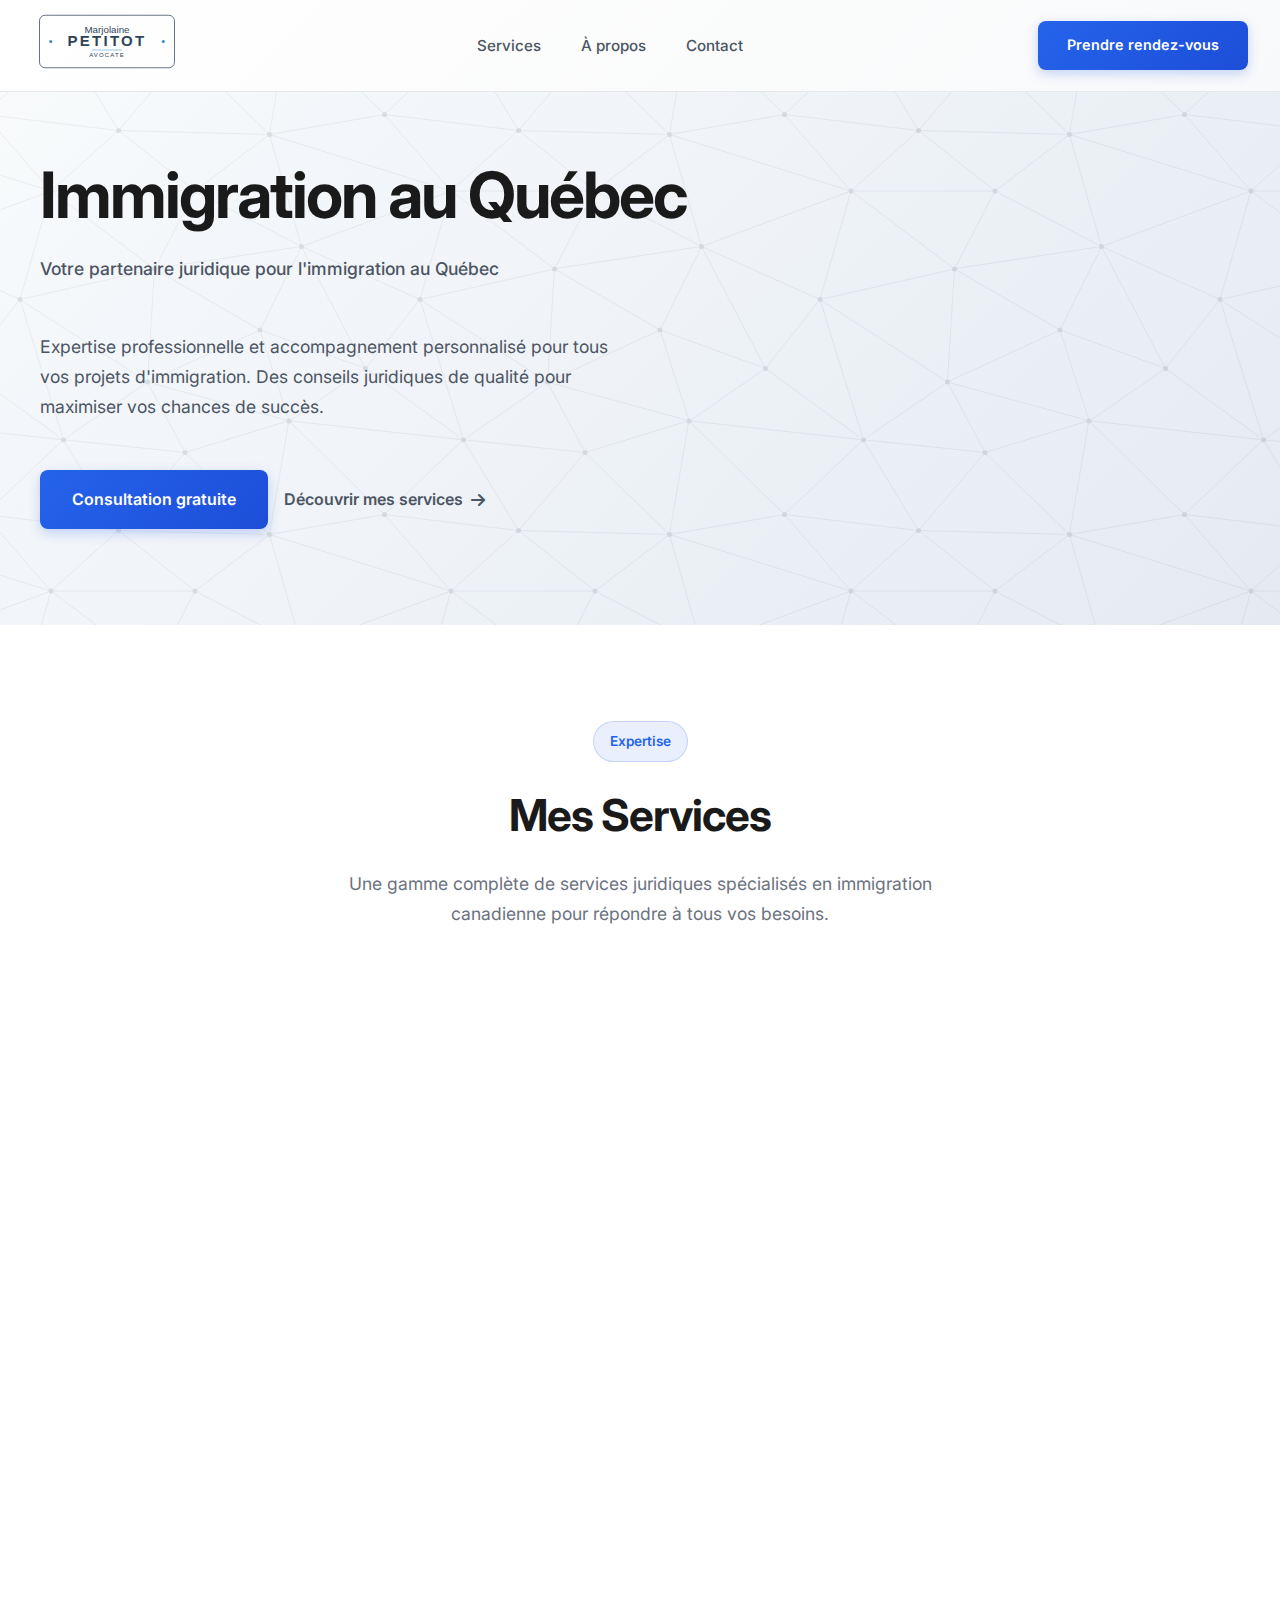
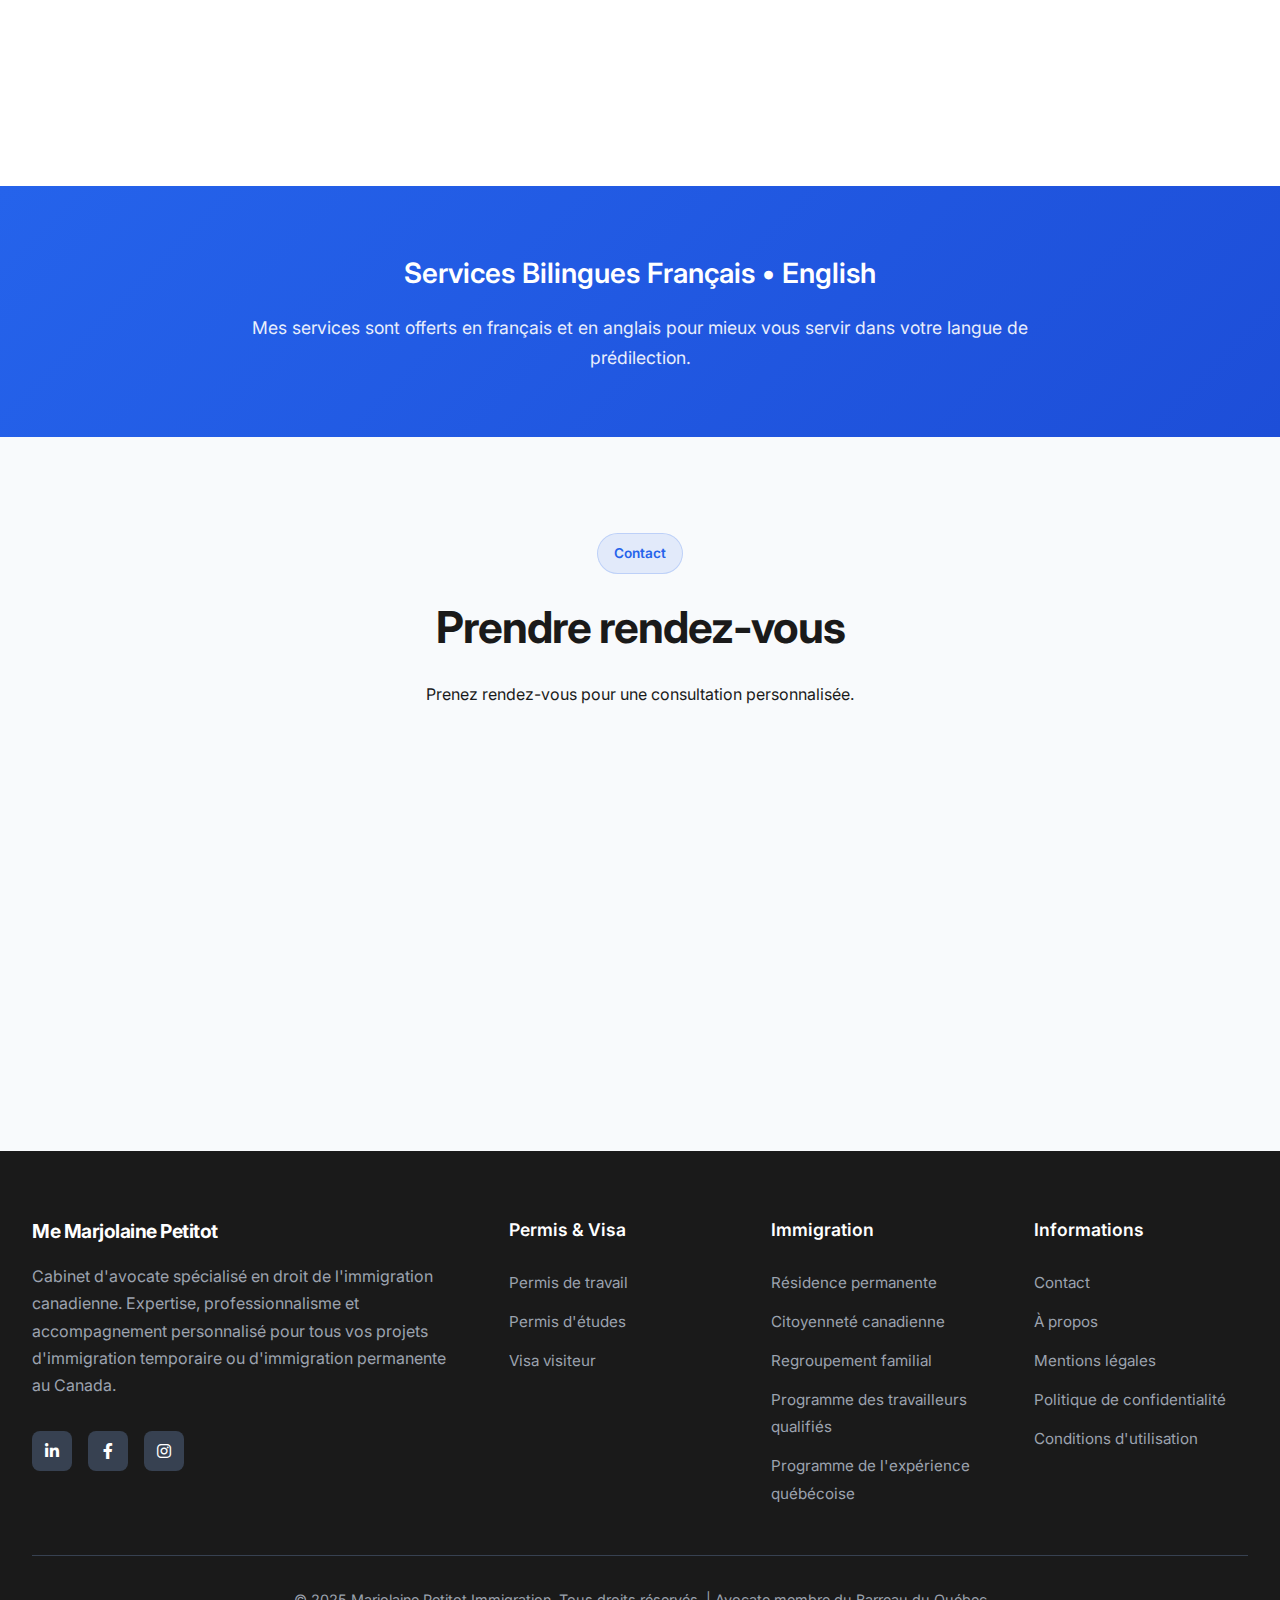
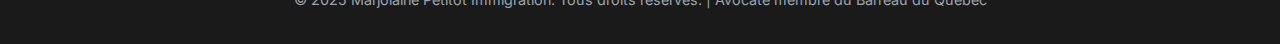
<file: index.html>
<!DOCTYPE html>
<html lang="fr">
<head>
    <meta charset="UTF-8">
    <meta name="viewport" content="width=device-width, initial-scale=1.0">
    <title>Marjolaine Petitot - Avocate en Droit de l'Immigration</title>
    <link href="https://cdnjs.cloudflare.com/ajax/libs/font-awesome/6.0.0/css/all.min.css" rel="stylesheet">
    <link href="https://fonts.googleapis.com/css2?family=Inter:wght@300;400;500;600;700&display=swap" rel="stylesheet">
    
    <link rel="icon" type="image/svg+xml" href="favicon-marjolaine-petitot.svg">
    <link rel="alternate icon" href="favicon-marjolaine-petitot.svg">
    <link rel="apple-touch-icon" href="favicon-marjolaine-petitot.svg">
    <link href="style.css" rel="stylesheet">
</head>
<body>
    <header class="header" id="header">
        <nav class="nav-container">
            <div class="logo-container">
                <a href="/"><img src="./logo-marjolaine-petitot.svg" alt="Me Petitot Avocate en droit de l'immigration" class="logo" /></a>
            </div>
            <ul class="nav-menu" id="navMenu">
                <li><a href="#services">Services</a></li>
                <li><a href="#about">À propos</a></li>
                <li><a href="#contact">Contact</a></li>
            </ul>
            <a href="#contact" class="cta-button">Prendre rendez-vous</a>
            <div class="mobile-toggle" id="mobileToggle">
                <span></span>
                <span></span>
                <span></span>
            </div>
        </nav>
    </header>

    <section class="hero" id="home">
        <div class="hero-content">
            <h1>Immigration au Québec</h1>
            <p class="hero-subtitle">Votre partenaire juridique pour l'immigration au Québec</p>
            <p>Expertise professionnelle et accompagnement personnalisé pour tous vos projets d'immigration. Des conseils juridiques de qualité pour maximiser vos chances de succès.</p>
            <div class="hero-actions">
                <a href="#contact" class="hero-cta-primary">Consultation gratuite</a>
                <a href="#services" class="hero-cta-secondary">
                    Découvrir mes services
                    <i class="fas fa-arrow-right"></i>
                </a>
            </div>
        </div>
    </section>

    <section class="services" id="services">
        <div class="services-container">
            <div class="section-header">
                <span class="section-badge">Expertise</span>
                <h2>Mes Services</h2>
                <p class="section-description">Une gamme complète de services juridiques spécialisés en immigration canadienne pour répondre à tous vos besoins.</p>
            </div>
            <div class="services-grid">
                <div class="service-card scroll-fade-in">
                    <div class="service-icon">
                        <i class="fas fa-balance-scale"></i>
                    </div>
                    <h3>Conseils Juridiques</h3>
                    <p>Consultation juridique spécialisée en droit de l'immigration. Analyse détaillée de votre situation et recommandations stratégiques personnalisées.</p>
                </div>
                <div class="service-card scroll-fade-in">
                    <div class="service-icon">
                        <i class="fas fa-briefcase"></i>
                    </div>
                    <h3>Permis de Travail</h3>
                    <p>Accompagnement complet pour l'obtention de votre permis de travail au Canada. Analyse approfondie de votre dossier et stratégie personnalisée pour maximiser vos chances.</p>
                </div>
                <div class="service-card scroll-fade-in">
                    <div class="service-icon">
                        <i class="fas fa-graduation-cap"></i>
                    </div>
                    <h3>Permis d'Études</h3>
                    <p>Conseils juridiques experts et assistance complète pour votre demande de permis d'études. Préparation optimale de votre dossier académique.</p>
                </div>
                <div class="service-card scroll-fade-in">
                    <div class="service-icon">
                        <i class="fas fa-home"></i>
                    </div>
                    <h3>Résidence Permanente</h3>
                    <p>Expertise approfondie dans tous les programmes d'immigration pour obtenir votre résidence permanente canadienne via les voies fédérales et provinciales.</p>
                </div>
            </div>
        </div>
    </section>

    <section class="languages">
        <div class="languages-content">
            <h3>Services Bilingues Français • English</h3>
            <p>Mes services sont offerts en français et en anglais pour mieux vous servir dans votre langue de prédilection.</p>
        </div>
    </section>

    <section class="contact" id="contact">
        <div class="contact-container">
            <div class="section-header">
                <span class="section-badge">Contact</span>
                <h2>Prendre rendez-vous</h2>
                <p class="section-description">Prenez rendez-vous pour une consultation personnalisée.</p>
            </div>
            <div class="contact-grid">
                <div class="contact-card scroll-fade-in">
                    <div class="contact-icon">
                        <i class="fas fa-user-tie"></i>
                    </div>
                    <h3>Avocate</h3>
                    <p>Marjolaine Petitot<br>Avocate en Droit de l'Immigration<br>Membre du Barreau du Québec</p>
                </div>
                <div class="contact-card scroll-fade-in">
                    <div class="contact-icon">
                        <i class="fas fa-envelope"></i>
                    </div>
                    <h3>Courriel</h3>
                    <p><a href="mailto:contact@petitotimmigration.ca">contact@petitotimmigration.ca</a></p>
                </div>
                <div class="contact-card scroll-fade-in">
                    <div class="contact-icon">
                        <i class="fas fa-map-marker-alt"></i>
                    </div>
                    <h3>Bureau</h3>
                    <p>Montréal (Québec)<br>Canada</p>
                </div>
            </div>
        </div>
    </section>

    <footer class="footer">
        <div class="footer-container">
            <div class="footer-grid">
                <div class="footer-brand">
                    <div class="footer-logo">
                        <span class="logo">Me Marjolaine Petitot</span>
                    </div>
                    <p class="footer-description">
                        Cabinet d'avocate spécialisé en droit de l'immigration canadienne. 
                        Expertise, professionnalisme et accompagnement personnalisé pour tous vos projets d'immigration temporaire ou d'immigration permanente au Canada.
                    </p>
                    <div class="footer-social">
                        <a href="#" aria-label="LinkedIn"><i class="fab fa-linkedin-in"></i></a>
                        <a href="#" aria-label="Facebook"><i class="fab fa-facebook-f"></i></a>
                        <a href="#" aria-label="Instagram"><i class="fab fa-instagram"></i></a>
                    </div>
                </div>
                
                <div class="footer-section">
                    <h4>Permis & Visa</h4>
                    <ul class="footer-links">
                        <li><a href="#">Permis de travail</a></li>
                        <li><a href="#">Permis d'études</a></li>
                        <li><a href="#">Visa visiteur</a></li>
                    </ul>
                </div>
                
                <div class="footer-section">
                    <h4>Immigration</h4>
                    <ul class="footer-links">
                        <li><a href="#">Résidence permanente</a></li>
                        <li><a href="#">Citoyenneté canadienne</a></li>
                        <li><a href="#">Regroupement familial</a></li>
                        <li><a href="#">Programme des travailleurs qualifiés</a></li>
                        <li><a href="#">Programme de l'expérience québécoise</a></li>
                    </ul>
                </div>
                
                <div class="footer-section">
                    <h4>Informations</h4>
                    <ul class="footer-links">
                        <li><a href="#contact">Contact</a></li>
                        <li><a href="#">À propos</a></li>
                        <li><a href="#">Mentions légales</a></li>
                        <li><a href="#">Politique de confidentialité</a></li>
                        <li><a href="#">Conditions d'utilisation</a></li>
                    </ul>
                </div>
            </div>
            
            <div class="footer-bottom">
                <p>&copy; 2025 Marjolaine Petitot Immigration. Tous droits réservés. | Avocate membre du Barreau du Québec</p>
            </div>
        </div>
    </footer>
    <script src="script.js" type="text/javascript"></script>
</body>
</html>
</file>
<file: style.css>
* {
    margin: 0;
    padding: 0;
    box-sizing: border-box;
}

body {
    font-family: 'Inter', sans-serif;
    line-height: 1.7;
    color: #1a1a1a;
    background-color: #ffffff;
    overflow-x: hidden;
}

.header {
    background: linear-gradient(135deg, #ffffff 0%, #f8f9fa 100%);
    backdrop-filter: blur(10px);
    border-bottom: 1px solid #e5e7eb;
    padding: 0.25rem 0;
    position: fixed;
    top: 0;
    width: 100%;
    z-index: 1000;
    transition: all 0.3s ease;
}

.header.scrolled {
    background: rgba(255, 255, 255, 0.95);
    backdrop-filter: blur(20px);
    box-shadow: 0 4px 20px rgba(0,0,0,0.08);
}

.nav-container {
    max-width: 1400px;
    margin: 0 auto;
    display: flex;
    justify-content: space-between;
    align-items: center;
    padding: 0 2rem;
    position: relative;
}

.logo-container {
    display: flex;
    align-items: center;
    gap: 0.5rem;
}

.logo {
    width: 150px;
    color: #1a1a1a;
    font-size: 1.4rem;
    font-weight: 700;
    text-decoration: none;
    letter-spacing: -0.5px;
}

@keyframes flagWave {
    0%, 100% { transform: rotateY(0deg); }
    50% { transform: rotateY(5deg); }
}

@keyframes leafGlow {
    0% { filter: brightness(1); }
    100% { filter: brightness(1.2) drop-shadow(0 0 3px rgba(255,0,0,0.3)); }
}

.nav-menu {
    display: flex;
    list-style: none;
    gap: 2.5rem;
}

.nav-menu a {
    color: #4b5563;
    text-decoration: none;
    font-weight: 500;
    font-size: 0.95rem;
    transition: all 0.3s ease;
    position: relative;
}

.nav-menu a:hover {
    color: #2563eb;
}

.nav-menu a::after {
    content: '';
    position: absolute;
    bottom: -5px;
    left: 50%;
    width: 0;
    height: 2px;
    background: #2563eb;
    transition: all 0.3s ease;
    transform: translateX(-50%);
}

.nav-menu a:hover::after {
    width: 100%;
}

.cta-button {
    background: linear-gradient(135deg, #2563eb 0%, #1d4ed8 100%);
    color: white;
    padding: 0.75rem 1.8rem;
    text-decoration: none;
    border-radius: 8px;
    font-weight: 600;
    font-size: 0.9rem;
    transition: all 0.3s ease;
    box-shadow: 0 4px 12px rgba(37, 99, 235, 0.25);
}

.cta-button:hover {
    transform: translateY(-2px);
    box-shadow: 0 8px 24px rgba(37, 99, 235, 0.35);
}

/* Mobile menu toggle */
.mobile-toggle {
    display: none;
    flex-direction: column;
    cursor: pointer;
    color: #1a1a1a;
}

.mobile-toggle span {
    width: 25px;
    height: 2px;
    background: #1a1a1a;
    margin: 3px 0;
    transition: 0.3s;
    border-radius: 2px;
}

/* Hero Section */
.hero {
    background: linear-gradient(135deg, #f8fafc 0%, #e2e8f0 100%);
    padding: 10rem 2rem 6rem;
    position: relative;
    overflow: hidden;
}

.hero::before {
  content: '';
  position: absolute;
  top: 0;
  left: 0;
  right: 0;
  bottom: 0;
  opacity: 0.1;
  background: url('hero.svg');
}

.hero-content {
    max-width: 1200px;
    margin: 0 auto;
    position: relative;
    z-index: 1;
}

.hero-badge {
    display: inline-flex;
    align-items: center;
    gap: 0.5rem;
    background: rgba(37, 99, 235, 0.1);
    color: #2563eb;
    padding: 0.5rem 1rem;
    border-radius: 50px;
    font-size: 0.85rem;
    font-weight: 600;
    margin-bottom: 2rem;
    border: 1px solid rgba(37, 99, 235, 0.2);
}

.hero h1 {
    font-size: 4rem;
    font-weight: 700;
    color: #1a1a1a;
    margin-bottom: 1.5rem;
    line-height: 1.1;
    letter-spacing: -2px;
}

.hero-subtitle {
    font-size: 1.25rem;
    color: #6b7280;
    margin-bottom: 1rem;
    font-weight: 500;
}

.hero p {
    font-size: 1.1rem;
    color: #4b5563;
    margin-bottom: 3rem;
    max-width: 600px;
    line-height: 1.7;
}

.hero-actions {
    display: flex;
    gap: 1rem;
    align-items: center;
}

.hero-cta-primary {
    background: linear-gradient(135deg, #2563eb 0%, #1d4ed8 100%);
    color: white;
    padding: 1rem 2rem;
    text-decoration: none;
    border-radius: 8px;
    font-weight: 600;
    font-size: 1rem;
    transition: all 0.3s ease;
    box-shadow: 0 4px 12px rgba(37, 99, 235, 0.25);
}

.hero-cta-secondary {
    color: #4b5563;
    text-decoration: none;
    font-weight: 600;
    font-size: 1rem;
    display: flex;
    align-items: center;
    gap: 0.5rem;
    transition: all 0.3s ease;
}

.hero-cta-primary:hover {
    transform: translateY(-2px);
    box-shadow: 0 8px 24px rgba(37, 99, 235, 0.35);
}

.hero-cta-secondary:hover {
    color: #2563eb;
}

/* Services Section */
.services {
    padding: 6rem 2rem;
    background: white;
}

.services-container {
    max-width: 1400px;
    margin: 0 auto;
}

.section-header {
    text-align: center;
    margin-bottom: 4rem;
}

.section-badge {
    display: inline-block;
    background: rgba(37, 99, 235, 0.1);
    color: #2563eb;
    padding: 0.5rem 1rem;
    border-radius: 50px;
    font-size: 0.85rem;
    font-weight: 600;
    margin-bottom: 1rem;
    border: 1px solid rgba(37, 99, 235, 0.2);
}

.services h2 {
    color: #1a1a1a;
    font-size: 2.75rem;
    font-weight: 700;
    margin-bottom: 1rem;
    letter-spacing: -1px;
}

.services .section-description {
    font-size: 1.1rem;
    color: #6b7280;
    max-width: 600px;
    margin: 0 auto;
}

.services-grid {
    display: grid;
    grid-template-columns: repeat(auto-fit, minmax(380px, 1fr));
    gap: 2rem;
}

.service-card {
    background: white;
    padding: 2.5rem;
    border-radius: 16px;
    border: 1px solid #e5e7eb;
    transition: all 0.3s ease;
    position: relative;
    overflow: hidden;
}

.service-card::before {
    content: '';
    position: absolute;
    top: 0;
    left: 0;
    right: 0;
    height: 4px;
    background: linear-gradient(135deg, #2563eb 0%, #1d4ed8 100%);
    transform: scaleX(0);
    transition: transform 0.3s ease;
}

.service-card:hover::before {
    transform: scaleX(1);
}

.service-card:hover {
    transform: translateY(-5px);
    box-shadow: 0 20px 40px rgba(0,0,0,0.1);
    border-color: #2563eb;
}

.service-icon {
    width: 60px;
    height: 60px;
    background: linear-gradient(135deg, #2563eb 0%, #1d4ed8 100%);
    border-radius: 12px;
    display: flex;
    align-items: center;
    justify-content: center;
    margin-bottom: 1.5rem;
    transition: all 0.3s ease;
}

.service-icon i {
    font-size: 1.5rem;
    color: white;
}

.service-card:hover .service-icon {
    transform: scale(1.1);
}

.service-card h3 {
    color: #1a1a1a;
    margin-bottom: 1rem;
    font-size: 1.25rem;
    font-weight: 600;
}

.service-card p {
    color: #6b7280;
    line-height: 1.7;
    font-size: 0.95rem;
}

/* Languages Section */
.languages {
    background: linear-gradient(135deg, #2563eb 0%, #1d4ed8 100%);
    color: white;
    padding: 4rem 2rem;
    text-align: center;
    position: relative;
    overflow: hidden;
}

.languages-content {
    max-width: 800px;
    margin: 0 auto;
    position: relative;
    z-index: 1;
}

.languages h3 {
    font-size: 1.75rem;
    font-weight: 600;
    margin-bottom: 1rem;
}

.languages p {
    font-size: 1.1rem;
    opacity: 0.9;
}

/* Contact Section */
.contact {
    padding: 6rem 2rem;
    background: #f8fafc;
}

.contact-container {
    max-width: 1400px;
    margin: 0 auto;
}

.contact h2 {
    color: #1a1a1a;
    font-size: 2.75rem;
    font-weight: 700;
    margin-bottom: 1rem;
    letter-spacing: -1px;
}

.contact-grid {
    display: grid;
    grid-template-columns: repeat(auto-fit, minmax(300px, 1fr));
    gap: 2rem;
    margin-top: 3rem;
}

.contact-card {
    background: white;
    padding: 2.5rem;
    border-radius: 16px;
    border: 1px solid #e5e7eb;
    text-align: center;
    transition: all 0.3s ease;
}

.contact-card:hover {
    transform: translateY(-5px);
    box-shadow: 0 20px 40px rgba(0,0,0,0.1);
}

.contact-icon {
    width: 60px;
    height: 60px;
    background: linear-gradient(135deg, #2563eb 0%, #1d4ed8 100%);
    border-radius: 12px;
    display: flex;
    align-items: center;
    justify-content: center;
    margin: 0 auto 1.5rem;
}

.contact-icon i {
    font-size: 1.5rem;
    color: white;
}

.contact-card h3 {
    margin-bottom: 0.5rem;
    color: #1a1a1a;
    font-weight: 600;
}

.contact-card p {
    color: #6b7280;
    line-height: 1.6;
}

/* Footer */
.footer {
    background: #1a1a1a;
    color: white;
    padding: 4rem 2rem 2rem;
}

.footer-container {
    max-width: 1400px;
    margin: 0 auto;
}

.footer-grid {
    display: grid;
    grid-template-columns: 2fr 1fr 1fr 1fr;
    gap: 3rem;
    margin-bottom: 3rem;
}

.footer-brand {
    display: flex;
    flex-direction: column;
}

.footer-logo {
    display: flex;
    align-items: center;
    gap: 0.5rem;
    margin-bottom: 1rem;
}

.footer-logo .logo {
    width: 250px;
    color: white;
    font-size: 1.2rem;
}

.footer-description {
    color: #9ca3af;
    line-height: 1.7;
    margin-bottom: 2rem;
}

.footer-social {
    display: flex;
    gap: 1rem;
}

.footer-social a {
    display: flex;
    align-items: center;
    justify-content: center;
    width: 40px;
    height: 40px;
    background: #374151;
    color: white;
    border-radius: 8px;
    text-decoration: none;
    transition: all 0.3s ease;
}

.footer-social a:hover {
    background: #2563eb;
    transform: translateY(-2px);
}

.footer-section h4 {
    color: white;
    font-weight: 600;
    margin-bottom: 1.5rem;
    font-size: 1.1rem;
}

.footer-links {
    list-style: none;
    display: flex;
    flex-direction: column;
    gap: 0.75rem;
}

.footer-links a {
    color: #9ca3af;
    text-decoration: none;
    transition: color 0.3s ease;
    font-size: 0.95rem;
}

.footer-links a:hover {
    color: #2563eb;
}

.footer-bottom {
    border-top: 1px solid #374151;
    padding-top: 2rem;
    text-align: center;
    color: #9ca3af;
    font-size: 0.9rem;
}

/* Responsive Design */
@media (max-width: 1024px) {
    .footer-grid {
        grid-template-columns: 1fr 1fr;
        gap: 2rem;
    }
}

@media (max-width: 768px) {
    .nav-menu {
        display: none;
        position: absolute;
        top: 100%;
        left: 0;
        width: 100%;
        background: white;
        flex-direction: column;
        padding: 2rem;
        box-shadow: 0 4px 20px rgba(0,0,0,0.1);
        border-top: 1px solid #e5e7eb;
    }

    .nav-menu.active {
        display: flex;
    }

    .mobile-toggle {
        display: flex;
    }

    .hero h1 {
        font-size: 2.5rem;
    }

    .hero-actions {
        flex-direction: column;
        align-items: flex-start;
    }

    .services h2, .contact h2 {
        font-size: 2rem;
    }

    .services-grid {
        grid-template-columns: 1fr;
    }

    .footer-grid {
        grid-template-columns: 1fr;
        gap: 2rem;
    }

    .hero {
        padding: 8rem 1rem 4rem;
    }

    .services, .contact {
        padding: 4rem 1rem;
    }
}

@media (max-width: 480px) {
    .hero h1 {
        font-size: 2rem;
    }

    .service-card, .contact-card {
        padding: 2rem;
    }

    .hero-actions {
        width: 100%;
    }

    .hero-cta-primary {
        width: 100%;
        text-align: center;
    }
}

/* Scroll animations */
.scroll-fade-in {
    opacity: 0;
    transform: translateY(30px);
    transition: all 0.8s ease;
}

.scroll-fade-in.visible {
    opacity: 1;
    transform: translateY(0);
}
</file>
